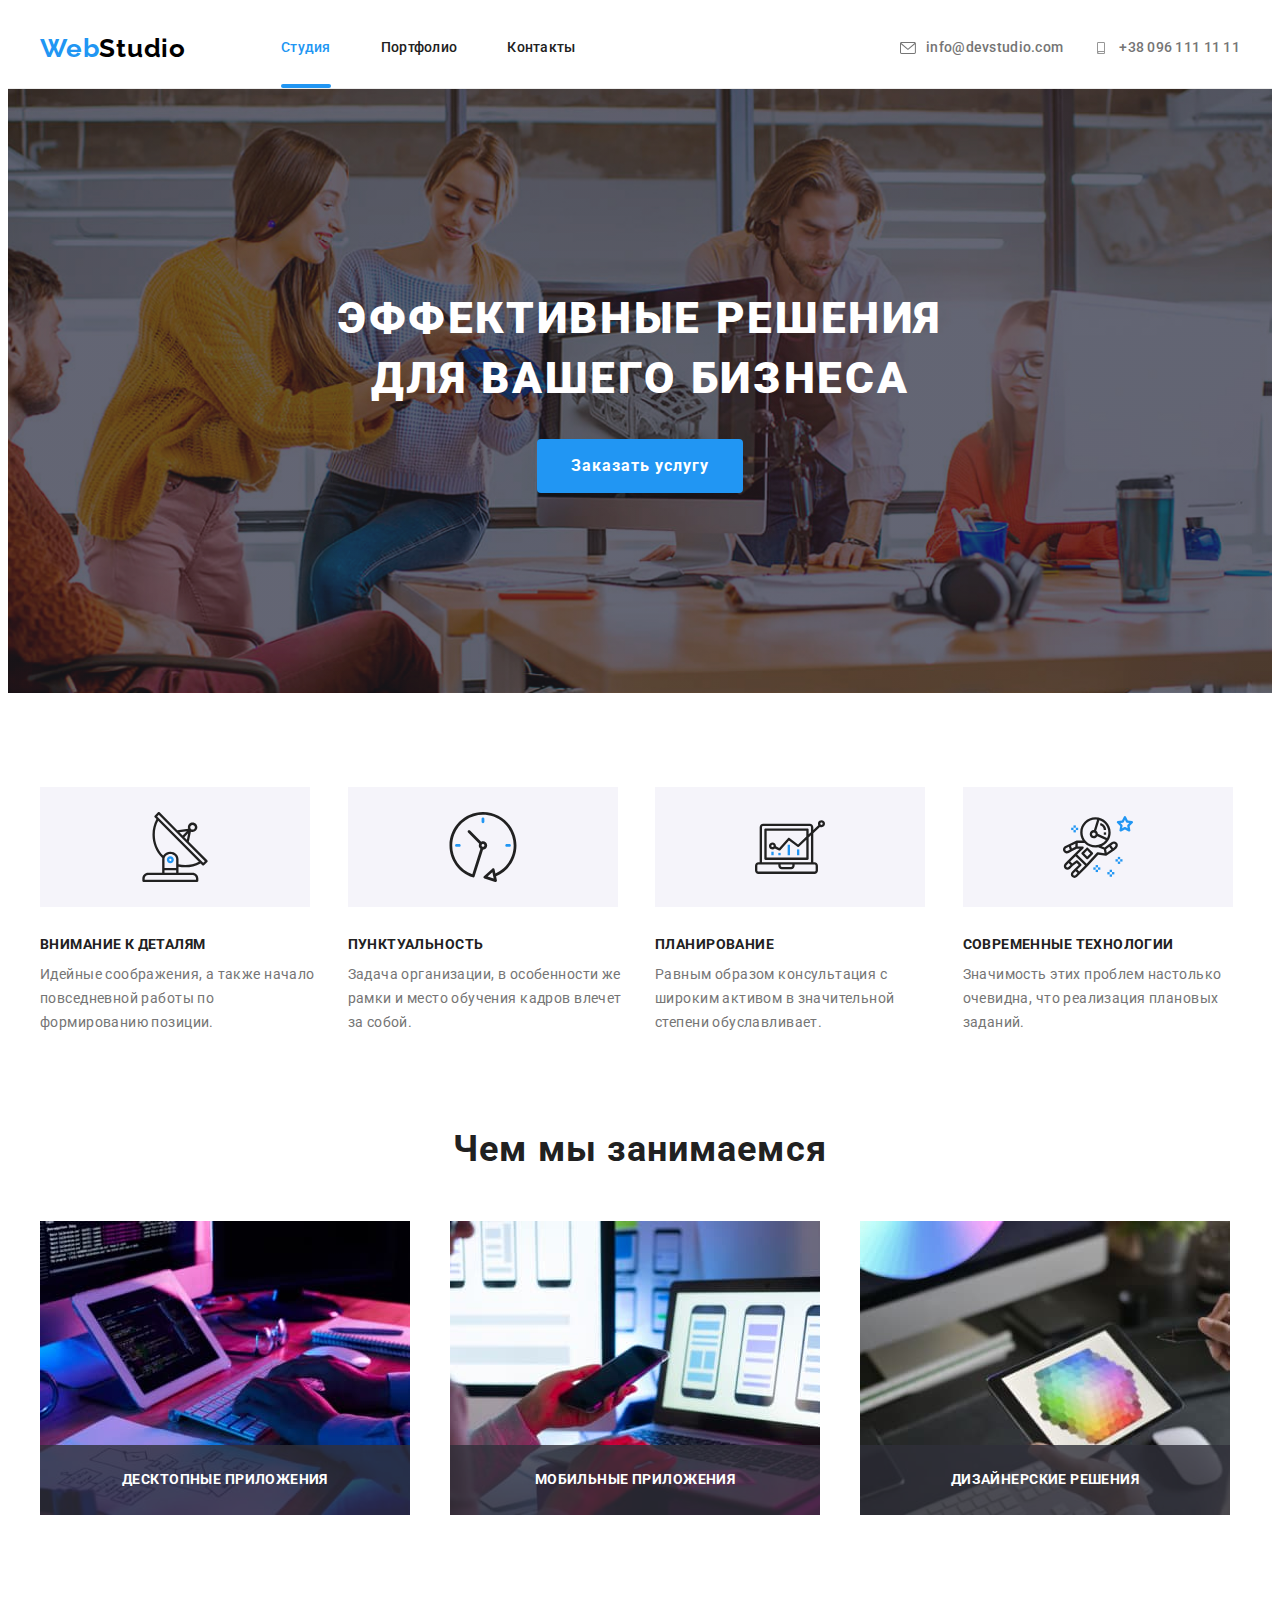
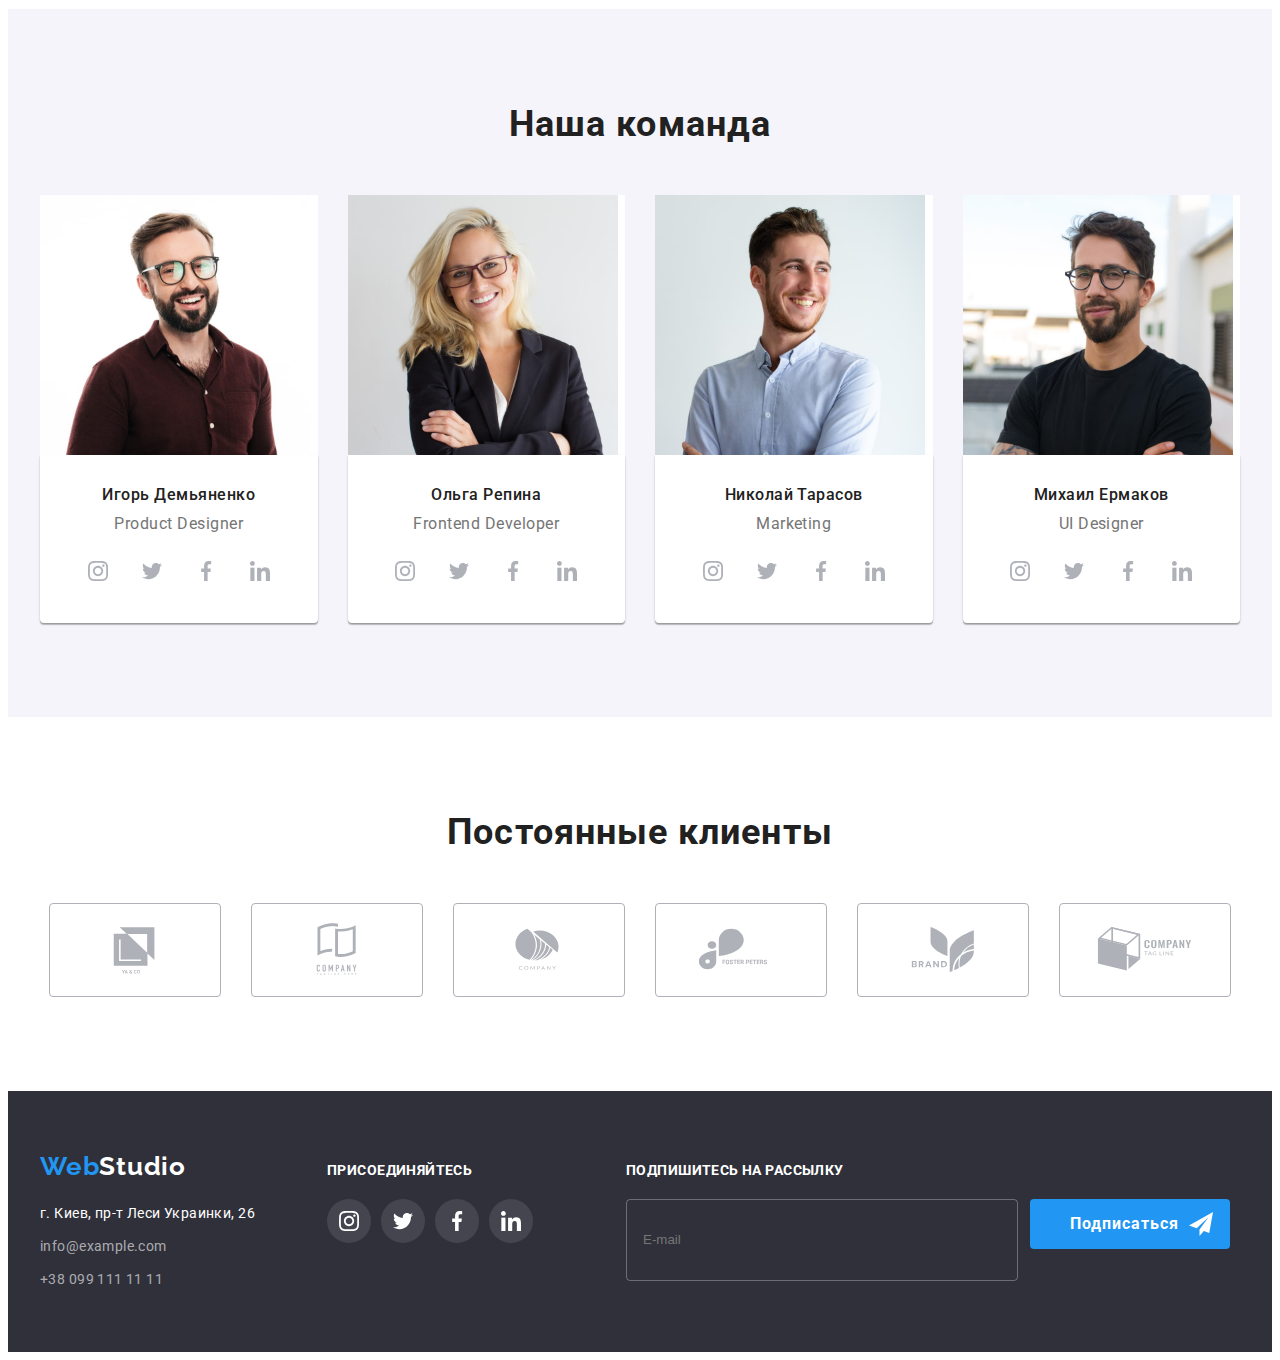
<file: index.html>
<!DOCTYPE html>
<html lang="ru">
<head>
    <meta charset="UTF-8">
    <meta http-equiv="X-UA-Compatible" content="IE=edge">
    <meta name="viewport" content="width=device-width, initial-scale=1.0">
    <title>Студия</title>
    <link rel="preconnect" href="https://fonts.googleapis.com">
    <link rel="preconnect" href="https://fonts.gstatic.com" crossorigin>
    <link href="https://fonts.googleapis.com/css2?family=Raleway:wght@700&family=Roboto:wght@400;500;700;900&display=swap"
        rel="stylesheet">
    <link rel="stylesheet" href="https://cdnjs.cloudflare.com/ajax/libs/modern-normalize/1.1.0/modern-normalize.min.css"
        integrity="sha512-wpPYUAdjBVSE4KJnH1VR1HeZfpl1ub8YT/NKx4PuQ5NmX2tKuGu6U/JRp5y+Y8XG2tV+wKQpNHVUX03MfMFn9Q=="
        crossorigin="anonymous" referrerpolicy="no-referrer" />
    <link rel="stylesheet" href="./css/styles.css"> 
</head>

<body>  
    <!--Шапка страницы-->
    <header class="header">
        <div class="container header-container">
        <a class="logo-link link" href="Логотип-студий">Web<span class="second-part-logo-header">Studio</span></a>
        <nav class="navigation">
        <ul class="menu-list list">
            <li class="menu-list-item"><a class="menu-link link-current link" href="Studio">Студия</a></li>
            <li class="menu-list-item"><a class="menu-link link" href="./portfolio.html" target="_self">Портфолио</a></li>
            <li class="menu-list-item"><a class="menu-link link" href="Contacts">Контакты</a></li>
        </ul>
        </nav>
        <ul class="menu-contacs-list list">
            <li class="menu-contacs-list-item">
            <a class="mail-header link" href="mailto:info@devstudio.com">
                <svg class="mail-header-svg-img" width="16" height="12">
                    <use href="./images/svg-images/sprite.svg#icon-envelope"></use>
                </svg>
                info@devstudio.com
            </a>
            </li>
            <li class="menu-contacs-list-item">
            <a class="tel-number-header link" href="tel:+380961111111">
                <svg class="tel-header-svg-img" width="16" height="12">
                    <use href="./images/svg-images/sprite.svg#icon-smartphone"></use>
                </svg>
                +38 096 111 11 11
            </a>
            </li>
        </ul>
        </div>
    </header>

    <!--Содержание страницы-->
    <main class="main-section">
        <!--Основная секция-->
        <section class="hero-section">
            <div class="container">
            <h1 class="hero-section-header">Эффективные решения для вашего бизнеса</h1>
            <button class="studio-hero-section-btn" type="button" data-modal-open>Заказать услугу</button>
            </div>
        </section>
        <!--Наши преимущества-->
        <section class="advantages-section section">
            <div class="container">
            <ul class="advantages-section-list list">
                <li class="advantages-section-list-item">
                <div class="advantages-section-bg">
                    <svg class="advantages-section-icon" width="70" height="70">
                        <use href="./images/svg-images/sprite.svg#icon-antenna"></use>
                    </svg>
                </div>
                <h3 class="advantages-section-header">Внимание к деталям</h3>
                <p class="section-description">Идейные соображения, а также начало повседневной работы по формированию позиции.</p>
                </li>
                <li class="advantages-section-list-item">
                <div class="advantages-section-bg">
                    <svg class="advantages-section-icon" width="70" height="70">
                        <use href="./images/svg-images/sprite.svg#icon-clock"></use>
                    </svg>
                </div>
                <h3 class="advantages-section-header">Пунктуальность</h3>
                <p class="section-description">Задача организации, в особенности же рамки и место обучения кадров влечет за собой.</p>
                </li>
                <li class="advantages-section-list-item">
                <div class="advantages-section-bg">
                    <svg class="advantages-section-icon" width="70" height="70">
                        <use href="./images/svg-images/sprite.svg#icon-diagram"></use>
                    </svg>
                </div>
                <h3 class="advantages-section-header">Планирование</h3>
                <p class="section-description">Равным образом консультация с широким активом в значительной степени обуславливает.</p>
                </li>
                <li class="advantages-section-list-item">
                <div class="advantages-section-bg">
                    <svg class="advantages-section-icon" width="70" height="70">
                        <use href="./images/svg-images/sprite.svg#icon-astronaut"></use>
                    </svg>
                </div>
                <h3 class="advantages-section-header">Современные технологии</h3>
                <p class="section-description">Значимость этих проблем настолько очевидна, что реализация плановых заданий.</p>
                </li>
            </ul>
            </div>
        </section>
        <!--Чем мы занимаемся-->
        <section class="our-job-section section">
            <div class="container">
            <h2 class="section-header">Чем мы занимаемся</h2>
            <ul class="our-job-section-list list">
                <li class="our-job-section-list-item">
                    <div class="our-job-section-dsc"><p class="our-job-section-dsc-text">Десктопные приложения</p></div>
                    <img class="our-job-section-img" src="./images/our-job/image_1.jpg" alt="верстка макета" width="370">
                </li>
                <li class="our-job-section-list-item">
                    <div class="our-job-section-dsc"><p class="our-job-section-dsc-text">Мобильные приложения</p></div>
                    <img class="our-job-section-img" src="./images/our-job/image_2.jpg" alt="разработка мобильного приложения" width="370">
                </li>
                <li class="our-job-section-list-item">
                    <div class="our-job-section-dsc"><p class="our-job-section-dsc-text">Дизайнерские решения</p></div>
                    <img class="our-job-section-img" src="./images/our-job/image_3.jpg" alt="компьютерный дизайн" width="370">
                </li>
            </ul>
            </div>
        </section>
        <!--Наша команда-->
        <section class="our-team-section section">
            <div class="container">
            <h2 class="section-header">Наша команда</h2>
            <ul class="our-team-section-list list">
                <li class="our-team-section-list-item">
                    <img class="our-team-section-img" src="./images/our-team/1.jpg" alt="Product Designer" width="270">
                    <div class="our-team-section-wrapper">
                    <h3 class="our-team-section-name">Игорь Демьяненко</h3>
                    <p class="our-team-section-dsc">Product Designer</p>
                    <ul class="social-list list">
                        <li class="social-list-item">
                            <a href="" class="social-list-link">
                                <svg class="social-list-icon" width="20" height="20">
                                    <use href="./images/svg-images/sprite.svg#icon-instagram"></use>
                                </svg>
                            </a>
                        </li>
                        <li class="social-list-item">
                            <a href="" class="social-list-link" >
                                <svg class="social-list-icon" width="20" height="20">
                                    <use href="./images/svg-images/sprite.svg#icon-twitter"></use>
                                </svg>
                            </a>
                        </li>
                        <li class="social-list-item">
                            <a href="" class="social-list-link">
                                <svg class="social-list-icon" width="20" height="20">
                                    <use href="./images/svg-images/sprite.svg#icon-facebook"></use>
                                </svg>
                            </a>
                        </li>
                        <li class="social-list-item">
                            <a href="" class="social-list-link">
                                <svg class="social-list-icon" width="20" height="20">
                                    <use href="./images/svg-images/sprite.svg#icon-linkedin"></use>
                                </svg>
                            </a>
                        </li>
                    </ul>
                    </div>
                </li>
                <li class="our-team-section-list-item">
                    <img class="our-team-section-img" src="./images/our-team/2.jpg" alt="Frontend Developer" width="270">
                    <div class="our-team-section-wrapper">
                    <h3 class="our-team-section-name">Ольга Репина</h3>
                    <p class="our-team-section-dsc">Frontend Developer</p>
                    <ul class="social-list list">
                        <li class="social-list-item">
                            <a href="" class="social-list-link">
                                <svg class="social-list-icon" width="20" height="20">
                                    <use href="./images/svg-images/sprite.svg#icon-instagram"></use>
                                </svg>
                            </a>
                        </li>
                        <li class="social-list-item">
                            <a href="" class="social-list-link">
                                <svg class="social-list-icon" width="20" height="20">
                                    <use href="./images/svg-images/sprite.svg#icon-twitter"></use>
                                </svg>
                            </a>
                        </li>
                        <li class="social-list-item">
                            <a href="" class="social-list-link">
                                <svg class="social-list-icon" width="20" height="20">
                                    <use href="./images/svg-images/sprite.svg#icon-facebook"></use>
                                </svg>
                            </a>
                        </li>
                        <li class="social-list-item">
                            <a href="" class="social-list-link">
                                <svg class="social-list-icon" width="20" height="20">
                                    <use href="./images/svg-images/sprite.svg#icon-linkedin"></use>
                                </svg>
                            </a>
                        </li>
                    </ul>
                    </div>
                </li>
                <li class="our-team-section-list-item">
                    <img class="our-team-section-img" src="./images/our-team/3.jpg" alt="Marketing" width="270">
                    <div class="our-team-section-wrapper">
                    <h3 class="our-team-section-name">Николай Тарасов</h3>    
                    <p class="our-team-section-dsc">Marketing</p>
                    <ul class="social-list list">
                        <li class="social-list-item">
                            <a href="" class="social-list-link">
                                <svg class="social-list-icon" width="20" height="20">
                                    <use href="./images/svg-images/sprite.svg#icon-instagram"></use>
                                </svg>
                            </a>
                        </li>
                        <li class="social-list-item">
                            <a href="" class="social-list-link">
                                <svg class="social-list-icon" width="20" height="20">
                                    <use href="./images/svg-images/sprite.svg#icon-twitter"></use>
                                </svg>
                            </a>
                        </li>
                        <li class="social-list-item">
                            <a href="" class="social-list-link">
                                <svg class="social-list-icon" width="20" height="20">
                                    <use href="./images/svg-images/sprite.svg#icon-facebook"></use>
                                </svg>
                            </a>
                        </li>
                        <li class="social-list-item">
                            <a href="" class="social-list-link">
                                <svg class="social-list-icon" width="20" height="20">
                                    <use href="./images/svg-images/sprite.svg#icon-linkedin"></use>
                                </svg>
                            </a>
                        </li>
                    </ul>
                    </div>
                <li class="our-team-section-list-item">
                    <img class="our-team-section-img" src="./images/our-team/4.jpg" alt="UI Designer" width="270">
                    <div class="our-team-section-wrapper">
                    <h3 class="our-team-section-name">Михаил Ермаков</h3>
                    <p class="our-team-section-dsc">UI Designer</p>
                    <ul class="social-list list">
                        <li class="social-list-item">
                            <a href="" class="social-list-link">
                                <svg class="social-list-icon" width="20" height="20">
                                    <use href="./images/svg-images/sprite.svg#icon-instagram"></use>
                                </svg>
                            </a>
                        </li>
                        <li class="social-list-item">
                            <a href="" class="social-list-link">
                                <svg class="social-list-icon" width="20" height="20">
                                    <use href="./images/svg-images/sprite.svg#icon-twitter"></use>
                                </svg>
                            </a>
                        </li>
                        <li class="social-list-item">
                            <a href="" class="social-list-link">
                                <svg class="social-list-icon" width="20" height="20">
                                    <use href="./images/svg-images/sprite.svg#icon-facebook"></use>
                                </svg>
                            </a>
                        </li>
                        <li class="social-list-item">
                            <a href="" class="social-list-link">
                                <svg class="social-list-icon" width="20" height="20">
                                    <use href="./images/svg-images/sprite.svg#icon-linkedin"></use>
                                </svg>
                            </a>
                        </li>
                    </ul>
                    </div>
                </li>
            </ul>
            </div>
        </section>
        <!--Постоянные клиенты-->
        <section class="clients-section">
            <div class="container">
            <h2 class="section-header">Постоянные клиенты</h2>
                <ul class="clients-section-list list">
                <li class="clients-section-list-item">
                    <a href="" class="clients-section-list-link">
                    <svg class="clients-section-list-icon" width="106" height="60">
                        <use href="./images/svg-images/sprite.svg#icon-logo-1"></use>
                    </svg>
                    </a>
                </li>
                <li class="clients-section-list-item">
                    <a href="" class="clients-section-list-link">
                    <svg class="clients-section-list-icon" width="106" height="60">
                        <use href="./images/svg-images/sprite.svg#icon-logo-2"></use>
                    </svg>
                    </a>
                </li>
                <li class="clients-section-list-item">
                    <a href="" class="clients-section-list-link">
                    <svg class="clients-section-list-icon" width="106" height="60">
                        <use href="./images/svg-images/sprite.svg#icon-logo-3"></use>
                    </svg>
                    </a>
                </li>
                <li class="clients-section-list-item">
                    <a href="" class="clients-section-list-link">
                    <svg class="clients-section-list-icon" width="106" height="60">
                        <use href="./images/svg-images/sprite.svg#icon-logo-4"></use>
                    </svg>
                    </a>
                </li>
                <li class="clients-section-list-item">
                    <a href="" class="clients-section-list-link">
                    <svg class="clients-section-list-icon" width="106" height="60">
                        <use href="./images/svg-images/sprite.svg#icon-logo-5"></use>
                    </svg>
                    </a>
                </li>
                <li class="clients-section-list-item">
                    <a href="" class="clients-section-list-link">
                    <svg class="clients-section-list-icon" width="106" height="60">
                        <use href="./images/svg-images/sprite.svg#icon-logo-6"></use>
                    </svg>
                    </a>
                </li>
                </ul>
                </div>
        </section>
    </main>

    <!--Подвал страницы-->
    <footer class="footer">
        <div class="container footer-blocks">
        <div>    
        <a class="logo-link-footer link" href="Логотип-студий">Web<span class="second-part-logo-footer">Studio</span></a>
            <address class="address">
                <ul class="footer-list list">
                    <li class="footer-list-item">
                        <a class="address-link link" href="https://goo.gl/maps/635bsABV282FvzPf9" 
                           target="_blank" 
                           rel="noopener noreferrer"
                           >г. Киев, пр-т Леси Украинки, 26</a>
                    </li>
                    <li class="footer-list-item">
                        <a class="mail-footer link" href="mailto:info@example.com">info@example.com</a>
                    </li>
                    <li class="footer-list-item">
                        <a class="tel-number-footer link" href="tel:+380991111111">+38 099 111 11 11</a>
                    </li>
                </ul>
            </address>
        </div>
        <div class="join-us-section">
            <h2 class="join-us-header">присоединяйтесь</h2>
            <ul class="join-us-list list">
                <li class="join-us-list-item">
                    <a href="" class="social-link-footer">
                    <svg class="join-us-section-svg-img" width="20" height="20">
                        <use href="./images/svg-images/sprite.svg#icon-instagram"></use>
                    </svg>
                    </a>
                </li>
                <li class="join-us-list-item">
                    <a href="" class="social-link-footer">
                    <svg class="join-us-section-svg-img"  width="20" height="20">
                        <use href="./images/svg-images/sprite.svg#icon-twitter"></use>
                    </svg>
                    </a>
                </li>
                <li class="join-us-list-item">
                    <a href="" class="social-link-footer">
                    <svg class="join-us-section-svg-img"  width="20" height="20">
                        <use href="./images/svg-images/sprite.svg#icon-facebook"></use>
                    </svg>
                    </a>
                </li>
                <li class="join-us-list-item">
                    <a href="" class="social-link-footer">
                    <svg class="join-us-section-svg-img" width="20" height="20">
                        <use href="./images/svg-images/sprite.svg#icon-linkedin"></use>
                    </svg>
                    </a>
                </li>
            </ul>
        </div>
        <div class="subscribe-form">
            <h2 class="footer-sct-form-header">Подпишитесь на рассылку</h2>
            <form class="footer-sct-form">
                <input class="footer-sct-form-email-input" type="email" required name="e-mail"
                placeholder="E-mail">
                <button class="footer-sct-form-btn" type="submit">Подписаться
                <svg class="footer-sct-form-icon" width="24" height="24">
                <use href="./images/svg-images/sprite.svg#icon-icon-send"></use>
                </svg>
                </button>
            </form> 
        </div>
        </div>
    </footer>
    <!--Модальное окно-->
    <div class="hero-section-blackout is-hidden" data-modal>
        <div class="hero-section-modal">
            <button class="close-btn" type="button" data-modal-close>
                <svg class="close-btn-icon" width="18" height="18">
                    <use href="./images/svg-images/sprite.svg#icon-close-black"></use>
                </svg>
            </button>
            <b class="hero-section-modal-title">Оставьте свои данные, мы вам перезвоним</b>
        <form class="modal-form">
            <label class="modal-form-label" for="user_name">Имя</label>
            <div class="modal-form-wrapper">
                <input class="modal-form-input" id="user_name" type="text" required name="user-name" minlength="2">
                <svg class="contact-form-icon" width="18" height="18">
                    <use href="./images/svg-images/sprite.svg#icon-person-black-18dp-1"></use>
                </svg>
            </div>
            <label class="modal-form-label" for="user_phone_number">Телефон</label>
            <div class="modal-form-wrapper">
                <input class="modal-form-input" id="user_phone_number" type="tel" required name="user-phone"
                    pattern="[0-9]{3}-[0-9]{3}-[0-9]{2}-[0-9]{2}" title="xxx-xxx-xx-xx">
                <svg class="contact-form-icon" width="18" height="18">
                    <use href="./images/svg-images/sprite.svg#icon-phone-black-18dp-1"></use>
                </svg>
            </div>
            <label class="modal-form-label" for="user_email">Почта</label>
            <div class="modal-form-wrapper">
                <input class="modal-form-input" id="user_email" type="email" required name="user-email">
                <svg class="contact-form-icon" width="18" height="18">
                    <use href="./images/svg-images/sprite.svg#icon-email-black-18dp-1"></use>
                </svg>
            </div>
            <label class="modal-form-label" for="user_message_area">Комментарий</label>
            <textarea class="modal-form-message-area" id="user_message_area" name="user-message" placeholder="Введите текст"></textarea>
            <input class="modal-form-checkbox visually-hidden" id="checkbox-policy" type="checkbox" name="user-policy" required>
            <label class="contact-form-checkbox-label" for="checkbox-policy">Соглашаюсь с рассылкой и принимаю&nbsp; 
            <a class="contact-form-checkbox-link" href="">Условия договора</a>
            </label>
            <button class="modal-form-btn" type="submit">Отправить</button>
        </form>
        </div>
    </div>
    <script src="./js/modal.js"></script>
</body>
</html>
</file>
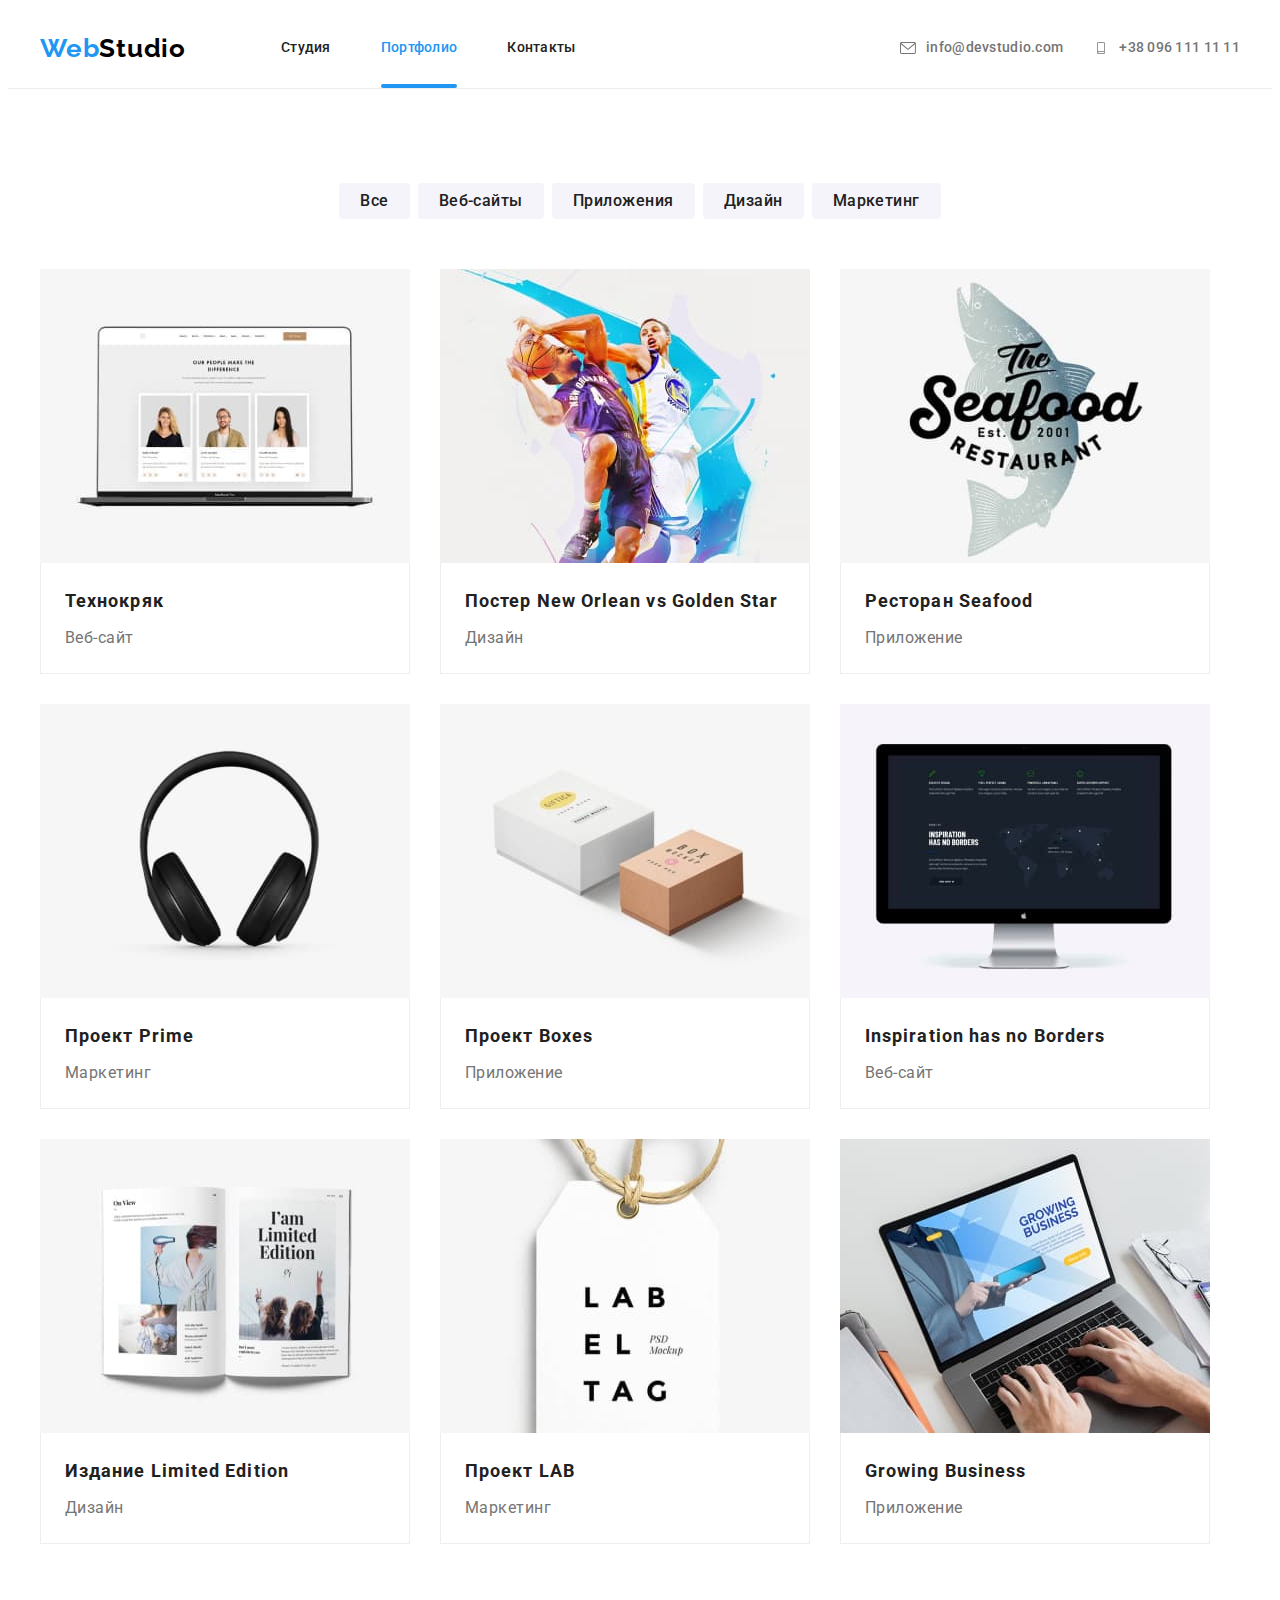
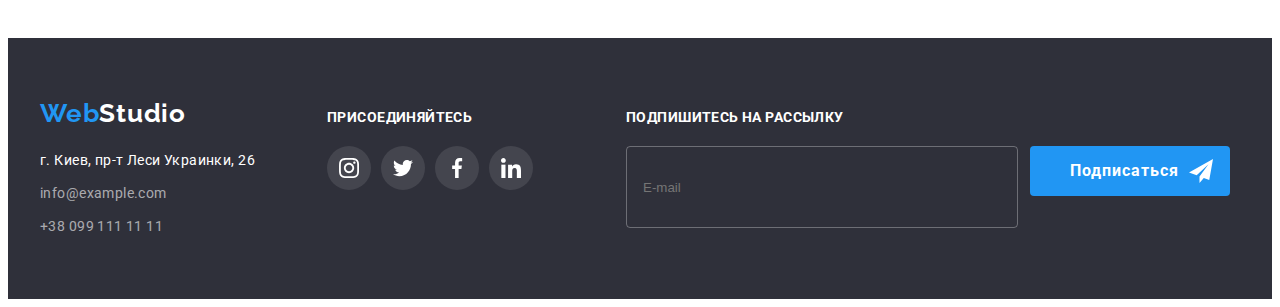
<file: portfolio.html>
<!DOCTYPE html>
<html lang="ru">
<head>
    <meta charset="UTF-8">
    <meta http-equiv="X-UA-Compatible" content="IE=edge">
    <meta name="viewport" content="width=device-width, initial-scale=1.0">
    <title>Портфолио</title>
    <link rel="preconnect" href="https://fonts.googleapis.com">
    <link rel="preconnect" href="https://fonts.gstatic.com" crossorigin>
    <link href="https://fonts.googleapis.com/css2?family=Raleway:wght@700&family=Roboto:wght@400;500;700;900&display=swap"
        rel="stylesheet">
    <link rel="stylesheet" href="https://cdnjs.cloudflare.com/ajax/libs/modern-normalize/1.1.0/modern-normalize.min.css"
        integrity="sha512-wpPYUAdjBVSE4KJnH1VR1HeZfpl1ub8YT/NKx4PuQ5NmX2tKuGu6U/JRp5y+Y8XG2tV+wKQpNHVUX03MfMFn9Q=="
        crossorigin="anonymous" referrerpolicy="no-referrer" />
    <link rel="stylesheet" href="./css/styles.css">
</head>

<body>
    <!--Шапка страницы-->
    <header class="header">
        <div class="container header-container">
        <a class="logo-link link" href="Логотип-студий">Web<span class="second-part-logo-header">Studio</span></a>
        <nav class="navigation">
            <ul class="menu-list list">
                <li class="menu-list-item"><a class="menu-link link" href="./index.html" target="_self">Студия</a></li>
                <li class="menu-list-item"><a class="menu-link link-current link" href="Portfolio">Портфолио</a>
                </li>
                <li class="menu-list-item"><a class="menu-link link" href="Contacts">Контакты</a></li>
            </ul>
        </nav>
        <ul class="menu-contacs-list list">
            <li class="menu-contacs-list-item">
                <a class="mail-header link" href="mailto:info@devstudio.com">
                    <svg class="mail-header-svg-img" width="16" height="12">
                        <use href="./images/svg-images/sprite.svg#icon-envelope"></use>
                    </svg>
                    info@devstudio.com
                </a>
            </li>
            <li class="menu-contacs-list-item">
                <a class="tel-number-header link" href="tel:+380961111111">
                    <svg class="tel-header-svg-img" width="16" height="12">
                        <use href="./images/svg-images/sprite.svg#icon-smartphone"></use>
                    </svg>
                    +38 096 111 11 11
                </a>
            </li>
        </ul>
        </div>
    </header>

    <!--Содержание страницы-->
    <main>
        <section class="portfolio-section">
            <!--Список с кнопками-->
            <div class="container">
            <ul class="portfolio-btns-section list">
                <li class="portfolio-filter-list"><button class="hero-section-btn" type="button">Все</button></li>
                <li class="portfolio-filter-list"><button class="hero-section-btn" type="button">Веб-сайты</button></li>
                <li class="portfolio-filter-list"><button class="hero-section-btn" type="button">Приложения</button></li>
                <li class="portfolio-filter-list"><button class="hero-section-btn" type="button">Дизайн</button></li>
                <li class="portfolio-filter-list"><button class="hero-section-btn" type="button">Маркетинг</button></li>
            </ul>
            <!--Список с карточками-->
            <ul class="portfolio-section-img-list list">
                <li class="portfolio-section-list-item">
                    <a class="portfolio-section-link link" href="">
                    <div class="portfolio-section-list-overlay-box">
                    <img class="portfolio-section-list-img" src="./images/portfolio/techno.jpg" alt="Технокряк" width="370">
                    <div class="portfolio-section-list-overlay">
                        <p class="portfolio-section-list-overlay-text">Ресурс предлагает комплексные предложения с разным уровнем
                        функционала и сервисов. Все это позволит посетителю
                        получить исчерпывающие сведения о компании или частном
                        лице.</p>
                    </div>
                    </div>
                    <div class="portfolio-section-list-wrapper">
                    <h3 class="portfolio-section-header">Технокряк</h3>
                    <p class="portfolio-section-description">Веб-сайт</p>
                    </div>
                    </a>
                </li>
                <li class="portfolio-section-list-item">
                    <a class="portfolio-section-link link" href="">
                    <div class="portfolio-section-list-overlay-box">
                    <img class="portfolio-section-list-img" src="./images/portfolio/sport.jpg" alt="Постер New Orlean vs Golden Star" width="370">
                    <div class="portfolio-section-list-overlay">
                        <p class="portfolio-section-list-overlay-text">Ресурс предлагает комплексные предложения с разным уровнем
                            функционала и сервисов. Все это позволит посетителю
                            получить исчерпывающие сведения о компании или частном
                            лице.</p>
                    </div>
                    </div>
                    <div class="portfolio-section-list-wrapper">
                    <h3 class="portfolio-section-header">Постер <span lang="en">New Orlean vs Golden Star</span></h3>
                    <p class="portfolio-section-description">Дизайн</p>
                    </div>
                    </a>
                </li>
                <li class="portfolio-section-list-item">
                    <a class="portfolio-section-link link" href="">
                    <div class="portfolio-section-list-overlay-box">
                    <img class="portfolio-section-list-img" src="./images/portfolio/seafood.jpg" alt="Ресторан Seafood" width="370">
                    <div class="portfolio-section-list-overlay">
                        <p class="portfolio-section-list-overlay-text">Ресурс предлагает комплексные предложения с разным уровнем
                            функционала и сервисов. Все это позволит посетителю
                            получить исчерпывающие сведения о компании или частном
                            лице.</p>
                    </div>
                    </div>
                    <div class="portfolio-section-list-wrapper">
                    <h3 class="portfolio-section-header">Ресторан <span lang="en">Seafood</span></h3>
                    <p class="portfolio-section-description">Приложение</p>
                    </div>
                    </a>
                </li>
                <li class="portfolio-section-list-item">
                    <a class="portfolio-section-link link" href="">
                    <div class="portfolio-section-list-overlay-box">
                    <img class="portfolio-section-list-img" src="./images/portfolio/prime.jpg" alt="Проект Prime" width="370">
                    <div class="portfolio-section-list-overlay">
                        <p class="portfolio-section-list-overlay-text">Ресурс предлагает комплексные предложения с разным уровнем
                            функционала и сервисов. Все это позволит посетителю
                            получить исчерпывающие сведения о компании или частном
                            лице.</p>
                    </div>
                    </div>
                    <div class="portfolio-section-list-wrapper">
                    <h3 class="portfolio-section-header">Проект <span lang="en">Prime</span></h3>
                    <p class="portfolio-section-description">Маркетинг</p>
                    </div>
                    </a>
                </li>
                <li class="portfolio-section-list-item">
                    <a class="portfolio-section-link link" href="">
                    <div class="portfolio-section-list-overlay-box">
                    <img class="portfolio-section-list-img" src="./images/portfolio/boxes.jpg" alt="Проект Boxes" width="370">
                    <div class="portfolio-section-list-overlay">
                        <p class="portfolio-section-list-overlay-text">Ресурс предлагает комплексные предложения с разным уровнем
                            функционала и сервисов. Все это позволит посетителю
                            получить исчерпывающие сведения о компании или частном
                            лице.</p>
                    </div>
                    </div>
                    <div class="portfolio-section-list-wrapper">
                    <h3 class="portfolio-section-header">Проект <span lang="en">Boxes</span></h3>
                    <p class="portfolio-section-description">Приложение</p>
                    </div>
                    </a>
                </li>
                <li class="portfolio-section-list-item">
                    <a class="portfolio-section-link link" href="">
                    <div class="portfolio-section-list-overlay-box">
                    <img class="portfolio-section-list-img" src="./images/portfolio/no-borders.jpg" alt="Inspiration has no Borders" width="370">
                    <div class="portfolio-section-list-overlay">
                        <p class="portfolio-section-list-overlay-text">Ресурс предлагает комплексные предложения с разным уровнем
                            функционала и сервисов. Все это позволит посетителю
                            получить исчерпывающие сведения о компании или частном
                            лице.</p>
                    </div>
                    </div>
                    <div class="portfolio-section-list-wrapper">
                    <h3 class="portfolio-section-header" lang="en">Inspiration has no Borders</h3>
                    <p class="portfolio-section-description">Веб-сайт</p>
                    </div>
                    </a>
                </li>
                <li class="portfolio-section-list-item">
                    <a class="portfolio-section-link link" href="">
                    <div class="portfolio-section-list-overlay-box">
                    <img class="portfolio-section-list-img" src="./images/portfolio/limited-edition.jpg" alt="Издание Limited Edition" width="370">
                    <div class="portfolio-section-list-overlay">
                        <p class="portfolio-section-list-overlay-text">Ресурс предлагает комплексные предложения с разным уровнем
                            функционала и сервисов. Все это позволит посетителю
                            получить исчерпывающие сведения о компании или частном
                            лице.</p>
                    </div>
                    </div>
                    <div class="portfolio-section-list-wrapper">
                    <h3 class="portfolio-section-header">Издание <span lang="en">Limited Edition</span></h3>
                    <p class="portfolio-section-description">Дизайн</p>
                    </div>
                    </a>
                </li>
                <li class="portfolio-section-list-item">
                    <a class="portfolio-section-link link" href="">
                    <div class="portfolio-section-list-overlay-box">
                    <img class="portfolio-section-list-img" src="./images/portfolio/lab.jpg" alt="Проект LAB" width="370">
                    <div class="portfolio-section-list-overlay">
                        <p class="portfolio-section-list-overlay-text">Ресурс предлагает комплексные предложения с разным уровнем
                            функционала и сервисов. Все это позволит посетителю
                            получить исчерпывающие сведения о компании или частном
                            лице.</p>
                    </div>
                    </div>
                    <div class="portfolio-section-list-wrapper">
                    <h3 class="portfolio-section-header">Проект <span lang="en">LAB</span></h3>
                    <p class="portfolio-section-description">Маркетинг</p>
                    </div>
                    </a>
                </li>
                <li class="portfolio-section-list-item">
                    <a class="portfolio-section-link link" href="">
                    <div class="portfolio-section-list-overlay-box">
                    <img class="portfolio-section-list-img" src="./images/portfolio/business.jpg" alt="Growing Business" width="370">
                    <div class="portfolio-section-list-overlay">
                        <p class="portfolio-section-list-overlay-text">Ресурс предлагает комплексные предложения с разным уровнем
                            функционала и сервисов. Все это позволит посетителю
                            получить исчерпывающие сведения о компании или частном
                            лице.</p>
                    </div>
                    </div>
                    <div class="portfolio-section-list-wrapper">
                    <h3 class="portfolio-section-header" lang="en">Growing Business</h3>
                    <p class="portfolio-section-description">Приложение</p>
                    </div>
                    </a>
                </li>
            </ul>
            </div>
        </section>
    </main>

    <!--Подвал страницы-->
    <footer class="footer">
        <div class="container footer-blocks">
            <div>
                <a class="logo-link-footer link" href="Логотип-студий">Web<span
                        class="second-part-logo-footer">Studio</span></a>
                <address class="address">
                    <ul class="footer-list list">
                        <li class="footer-list-item">
                            <a class="address-link link" href="https://goo.gl/maps/635bsABV282FvzPf9" target="_blank"
                                rel="noopener noreferrer">г. Киев, пр-т Леси Украинки, 26</a>
                        </li>
                        <li class="footer-list-item">
                            <a class="mail-footer link" href="mailto:info@example.com">info@example.com</a>
                        </li>
                        <li class="footer-list-item">
                            <a class="tel-number-footer link" href="tel:+380991111111">+38 099 111 11 11</a>
                        </li>
                    </ul>
                </address>
            </div>
            <div class="join-us-section">
                    <h2 class="join-us-header">присоединяйтесь</h2>
                    <ul class="join-us-list list">
                        <li class="join-us-list-item">
                            <a href="" class="social-link-footer">
                                <svg class="join-us-section-svg-img" width="20" height="20">
                                    <use href="./images/svg-images/sprite.svg#icon-instagram"></use>
                                </svg>
                            </a>
                        </li>
                        <li class="join-us-list-item">
                            <a href="" class="social-link-footer">
                                <svg class="join-us-section-svg-img" width="20" height="20">
                                    <use href="./images/svg-images/sprite.svg#icon-twitter"></use>
                                </svg>
                            </a>
                        </li>
                        <li class="join-us-list-item">
                            <a href="" class="social-link-footer">
                                <svg class="join-us-section-svg-img" width="20" height="20">
                                    <use href="./images/svg-images/sprite.svg#icon-facebook"></use>
                                </svg>
                            </a>
                        </li>
                        <li class="join-us-list-item">
                            <a href="" class="social-link-footer">
                                <svg class="join-us-section-svg-img" width="20" height="20">
                                    <use href="./images/svg-images/sprite.svg#icon-linkedin"></use>
                                </svg>
                            </a>
                        </li>
                    </ul>
            </div>
            <div class="subscribe-form">
                        <h2 class="footer-sct-form-header">Подпишитесь на рассылку</h2>
                        <form class="footer-sct-form">
                            <input class="footer-sct-form-email-input" type="email" required name="e-mail" placeholder="E-mail">
                            <button class="footer-sct-form-btn" type="submit">Подписаться
                                <svg class="footer-sct-form-icon" width="24" height="24">
                                    <use href="./images/svg-images/sprite.svg#icon-icon-send"></use>
                                </svg>
                            </button>
                        </form>
            </div>
        </div>
    </footer>
</body>
</html>
</file>
<file: css/styles.css>
:root{
    --main-font: 'Roboto',sans-serif;
    --secondary-font: 'Raleway',sans-serif;
    --header-color: #212121;
    --description-section-color: #757575;
    --dark-background-color: #2F303A;
    --btn-main-background-color: #F5F4FA;
    --btn-hover-focus-back-color:#2196F3;
}
.link{
    text-decoration: none;
}
.list{
    list-style: none;
}
h1,h2,h3,h4,h5,h6,p{
    margin-top: 0;
    margin-bottom: 0;
}
ul,ol{
    margin-top: 0;
    margin-bottom: 0;
    padding-left: 0;
}
img{
    display:block
}
body{
    font-family: var(--main-font)
}
.container{
    width: 1200px;
    padding-left: 15px;
    padding-right: 15px;
    margin-left: auto;
    margin-right: auto;
}
.section{
    padding-bottom: 94px;
}
.visually-hidden {
    position: absolute;
    width: 1px;
    height: 1px;
    margin: -1px;
    border: 0;
    padding: 0;


    white-space: nowrap;
    clip-path: inset(100%);
    clip: rect(0 0 0 0);
    overflow: hidden;
}
/* =============== COMPONENTS =============== */
.logo-link{
    font-family: var(--secondary-font);
    font-weight: 700;
    font-size: 26px;
    line-height: 1.19;
    letter-spacing: 0.03em;
    display: block;
    
    color: #2196F3;
}
.navigation .link-current{
    position: relative;
    color: #2196F3;
}
.link-current::after{
    position: absolute;
    content: "";
    display: block;
    width: 100%;
    height: 4px;
    border-radius: 2px;
    background-color: #2196F3;
    bottom: 0px;
}
.hero-section-btn {
    font-family: inherit;
    font-weight: 500;
    font-size: 16px;
    line-height: 1.62;
    text-align: center;
    letter-spacing: 0.03em;
    background-color: var(--btn-main-background-color);
    padding: 4px 20px;
    border-radius: 4px 4px 4px 4px;
    border: 1px solid transparent;
    cursor: pointer;
    transition: 
    background-color 250ms cubic-bezier(0.4, 0, 0.2, 1),
    color 250ms cubic-bezier(0.4, 0, 0.2, 1),
    box-shadow 250ms cubic-bezier(0.4, 0, 0.2, 1);

    color: #212121;
}
.hero-section-btn:hover,
.hero-section-btn:focus {
    background-color: var(--btn-hover-focus-back-color);
    color: #FFFFFF;
    box-shadow: 0px 3px 1px rgba(0, 0, 0, 0.1),
        0px 1px 2px rgba(0, 0, 0, 0.08),
        0px 2px 2px rgba(0, 0, 0, 0.12);
}
/* =============== /COMPONENTS =============== */

/* =============== HEADER =============== */
.navigation{
    margin-left: 95px
}
.header{
    border-bottom: 1px solid #ECECEC;
}
.header-container{
    display:flex;
    align-items: center;
}
.second-part-logo-header {
    font-family: var(--secondary-font);
    color: #000000;
}
.menu-list{
    display: flex;
    align-items: center;
} 
.menu-list-item:not(:last-child){
    margin-right: 50px;
}
.menu-contacs-list-item:not(:last-child){
    margin-right: 30px;
}
.menu-contacs-list{
    display:flex;
    align-items: center;
    margin-left: auto;
}
.menu-link{
    font-weight: 500;
    font-size: 14px;
    line-height: 1.14;
    letter-spacing: 0.02em;
    display: block;
    padding-top: 32px;
    padding-bottom: 32px;
    
    color: #212121;

    transition: color 250ms cubic-bezier(0.4, 0, 0.2, 1);
}
.menu-link:hover,
.menu-link:focus{
    color: #2196F3;
}
.mail-header{
    font-weight: 500;
    font-size: 14px;
    line-height: 1.14;
    letter-spacing: 0.02em;
    display: flex;
    align-items: center;
    padding-top: 32px;
    padding-bottom: 32px;
    
    color: #757575;
    transition: color 250ms cubic-bezier(0.4, 0, 0.2, 1);
}
.mail-header:hover,
.mail-header:focus {
    color: #2196F3;
}
.mail-header-svg-img{
    fill: #757575;
    display: flex;
    align-items: center;
    margin-right: 10px;
    transition: fill 250ms cubic-bezier(0.4, 0, 0.2, 1);
}
.mail-header:hover .mail-header-svg-img,
.mail-header:focus .mail-header-svg-img{
    fill: var(--btn-hover-focus-back-color);
}
.tel-number-header{
    font-weight: 500;
    font-size: 14px;
    line-height: 1.14;
    letter-spacing: 0.02em;
    display: flex;
    align-items: center;
    padding-top: 32px;
    padding-bottom: 32px;
    
    color: #757575;
    transition: color 250ms cubic-bezier(0.4, 0, 0.2, 1);
}
.tel-number-header:hover,
.tel-number-header:focus {
    color: #2196F3;
}
.tel-header-svg-img{
    fill: #757575;
    display: flex;
    align-items: center;
    margin-right: 10px;
    transition: fill 250ms cubic-bezier(0.4, 0, 0.2, 1);
}
.tel-number-header:hover .tel-header-svg-img,
.tel-number-header:focus .tel-header-svg-img {
    fill: var(--btn-hover-focus-back-color);
}
/* =============== /HEADER =============== */

/* =============== HERO =============== */
.hero-section{
    display: flex;
    max-width: 1600px;
    padding-top: 200px;
    padding-bottom: 200px;
    background-image: linear-gradient(rgba(47, 48, 58, 0.4), rgba(47, 48, 58, 0.4)),
    url(../images/hero-section/hero-img.jpg);
    background-size: cover;
    background-position: center;
    margin-left: auto;
    margin-right: auto;
}
.hero-section-header{
    font-weight: 900;
    font-size: 44px;
    line-height: 1.36;
    text-align: center;
    letter-spacing: 0.06em;
    text-transform: uppercase;
    max-width: 696px;
    margin: 0 auto 30px;
  
    color: #FFFFFF;
}
.studio-hero-section-btn{
    font-family: var(--main-font);
    font-weight: 700;
    font-size: 16px;
    line-height: 1.88;
    display: flex;
    align-items: center;
    text-align: center;
    letter-spacing: 0.06em;
    padding: 10px 32px;
    border-radius: 4px 4px 4px 4px;
    border-color: transparent;
    margin: auto;
    background-color: #2196F3;
    cursor: pointer;
    
    color: #FFFFFF;
    transition: background-color 250ms cubic-bezier(0.4, 0, 0.2, 1);
}
.studio-hero-section-btn:hover,
.studio-hero-section-btn:focus{
    background-color: #188CE8;
}
/* =============== /HERO =============== */

/* =============== НАШИ ПРЕИМУЩЕСТВА =============== */
.advantages-section{
    padding-top: 94px;
}
.advantages-section-header{
    font-weight: 700;
    font-size: 14px;
    line-height: 1.14;
    letter-spacing: 0.03em;
    text-transform: uppercase;
    margin-bottom: 10px;
    
    color: #212121;
}
.advantages-section-list{
    display: flex;
    margin-right: -30px;
}
.advantages-section-list-item{
    width: 270px;
    margin-right: 30px;
    flex-basis: calc((100% - 120px) / 4);
}
.section-description {
    font-size: 14px;
    line-height: 1.71;
    letter-spacing: 0.03em;

    color: var(--description-section-color)
}
.advantages-section-bg{
    display: flex;
    align-items: center;
    justify-content: center;
    background-color: #F5F4FA;
    width: 270px;
    height: 120px;
    margin-bottom: 30px;
}
.advantages-section-icon{
    display: block;
}
/* =============== /НАШИ ПРЕИМУЩЕСТВА =============== */

/* =============== ЧЕМ МЫ ЗАНИМАЕМСЯ =============== */
.section-header{
    font-weight: 700;
    font-size: 36px;
    line-height: 1.17;
    text-align: center;
    letter-spacing: 0.03em;
    margin-bottom: 50px;
    
    color: var(--header-color)

}
.our-job-section-list{
    display: flex;
    margin-right: -30px;
}
.our-job-section-list-item{
    position: relative;
    display: block;
    margin-right: 30px;
    flex-basis: calc((100% - 90px) / 3);
}
.our-job-section-dsc{
    position: absolute;
    bottom: 0;
    display: flex;
    align-items: center;
    justify-content: center;
    width: 370px;
    height: 70px;
    background: rgba(47, 48, 58, 0.8);
}
.our-job-section-dsc-text{
    font-family: var(--main-font);
    font-weight: 700;
    font-size: 14px;
    line-height: 1.14;
    text-align: center;
    letter-spacing: 0.03em;
    text-transform: uppercase;

    color: #FFFFFF;
}
/* =============== /ЧЕМ МЫ ЗАНИМАЕМСЯ =============== */

/* =============== НАША КОМАНДА =============== */
.our-team-section-img{
    display: block;
}
.our-team-section{
    padding-top: 94px;
    background-color: #F5F4FA;
}
.our-team-section-name{
    font-weight: 500;
    font-size: 16px;
    line-height: 1.19;
    
    text-align: center;
    letter-spacing: 0.03em;
    margin-bottom: 10px;
    
    color: #212121;
}
.our-team-section-dsc{
    font-size: 16px;
    line-height: 1.19;
    
    text-align: center;
    letter-spacing: 0.03em;
    margin-bottom: 16px;
    
    color: #757575;
}
.our-team-section-list{
    display: flex;
    margin-right: -30px;
}
.our-team-section-list-item{
    margin-right: 30px;
    background-color: #FFFFFF;
    flex-basis: calc((100% - 120px) / 4);
    border-radius: 0px 0px 4px 4px;
}
.our-team-section-wrapper{
    padding-top: 30px;
    padding-bottom: 30px;
    padding-left: 10px;
    padding-right: 10px;
    box-shadow: 0px 1px 3px rgba(0, 0, 0, 0.12),
    0px 1px 1px rgba(0, 0, 0, 0.14),
    0px 2px 1px rgba(0, 0, 0, 0.2);
    border-radius: 0px 0px 4px 4px;
}
.social-list{
    display: flex;
    justify-content: center;
}
.social-list-item:not(:last-child){
    margin-right: 10px;
}
.social-list-link{
    display: flex;
    align-items: center;
    justify-content: center;
    width: 44px;
    height: 44px;
    border-radius: 50%;
    transition: background-color 250ms cubic-bezier(0.4, 0, 0.2, 1);
}
.social-list-link:hover,
.social-list-link:focus{
    background-color: var(--btn-hover-focus-back-color)
}
.social-list-icon{
    fill: #AFB1B8;
    transition: fill 250ms cubic-bezier(0.4, 0, 0.2, 1);
}
.social-list-link:hover .social-list-icon,
.social-list-link:focus .social-list-icon{
    fill: #FFFFFF;
}   
/* =============== /НАША КОМАНДА =============== */


/* =============== ПОСТОЯННЫЕ КЛИЕНТЫ =============== */
.clients-section{
    padding-top: 94px;
    padding-bottom: 94px;
}
.clients-section-list{
    display: flex;
    justify-content: center;
}
.clients-section-list-item:not(:last-child) {
    margin-right: 30px;
}
.clients-section-list-link{
    display: flex;
    align-items: center;
    justify-content: center;
    width: 170px;
    height: 92px;
    border: 1px solid #AFB1B8;
    border-radius: 4px;
    transition: border 250ms cubic-bezier(0.4, 0, 0.2, 1);
}
.clients-section-list-icon{
    fill: #AFB1B8;
    transition: fill 250ms cubic-bezier(0.4, 0, 0.2, 1);
}
.clients-section-list-link:hover,
.clients-section-list-link:focus{
    border: 1px solid #2196F3;
}
.clients-section-list-link:hover .clients-section-list-icon,
.clients-section-list-link:focus .clients-section-list-icon{
    fill: #2196F3;
}
/* =============== /ПОСТОЯННЫЕ КЛИЕНТЫ =============== */


/* =============== ФУТЕР =============== */
.footer-blocks{
    display: flex;
    align-items: baseline;
}
.footer-list-item:not(:last-child){
    margin-bottom: 9px;
}
.footer{
    padding-top: 60px;
    padding-bottom: 60px;
    background: var(--dark-background-color)
}
.logo-link-footer{
    font-family: var(--secondary-font);
    font-weight: 700;
    font-size: 26px;
    line-height: 1.19;
    letter-spacing: 0.03em;
    display: block;
    margin-bottom: 20px;
    
    color: #2196F3;
}
.second-part-logo-footer {
    font-family: var(--secondary-font); 
    color: #FFFFFF;
}
.address-link{
    font-style: normal;
    font-size: 14px;
    line-height: 1.71;
    letter-spacing: 0.03em;
    margin-bottom: 9px;
    
    color: #FFFFFF;
}
.mail-footer{
    font-style: normal;
    font-size: 14px;
    line-height: 1.71;
    letter-spacing: 0.03em;
    margin-bottom: 9px;
    
    color: rgba(255, 255, 255, 0.6);
}
.tel-number-footer{
        font-style: normal;
        font-size: 14px;
        line-height: 1.71;
        letter-spacing: 0.03em;
        
        color: rgba(255, 255, 255, 0.6);
}
.join-us-section{
    margin-left: 72px;
}
.join-us-header{
    font-family: var(--main-font);
    font-weight: 700;
    font-size: 14px;
    line-height: 1.14;
    letter-spacing: 0.03em;
    text-transform: uppercase;
    
    color: #FFFFFF;
}
.join-us-list{
    display: flex;
    justify-content: center;
    align-items: center;
    margin-top: 20px;
}
.join-us-list-item:not(:last-child){
    margin-right: 10px;
}
.join-us-list-item{
    background-color: rgba(255, 255, 255, 0.1);
    border-radius: 50%;
    margin-left: auto;
    margin-right: auto;
}
.social-link-footer{
    display: flex;
    align-items: center;
    justify-content: center;
    width: 44px;
    height: 44px;
    border-radius: 50%;
    transition: background-color 250ms cubic-bezier(0.4, 0, 0.2, 1);
}
.join-us-section-svg-img{
    display: flex;
    align-items: center;
    justify-content: center;
    width: 20px;
    height: 20px;
    fill: #FFFFFF;
}
.social-link-footer:hover,
.social-link-footer:focus{
    background-color: var(--btn-hover-focus-back-color);
}
.subscribe-form{
    margin-left: 93px;
}
.footer-sct-form{
    display: flex;
}
.footer-sct-form-header{
    display: block;
    margin-bottom: 20px;
    font-family: var(--main-font);
    font-weight: 700;
    font-size: 14px;
    line-height: 1.14;
    letter-spacing: 0.03em;
    text-transform: uppercase;
    
    color: #FFFFFF;
}
.footer-sct-form-email-input{
    display: flex;
    width: 358px;
    height: 50px;
    border: 1px solid rgba(255, 255, 255, 0.3);
    border-radius: 4px;
    padding: 15px 16px;
    outline: none;
    background-color: transparent;
    color: #ffffff;
}
.footer-sct-form-btn{
    display: flex;
    align-items: center;
    justify-content: center;
    text-align: center;
    width: 200px;
    height: 50px;
    font-family: var(--main-font);
    font-weight: 700;
    font-size: 16px;
    line-height: 1.88;
    letter-spacing: 0.06em;
    padding-left: 29px;
    border-radius: 4px 4px 4px 4px;
    border-color: transparent;
    margin-left: 12px;
    background-color: #2196F3;
    cursor: pointer;
        
    color: #FFFFFF;
}
.footer-sct-form-icon{
    width: 24px;
    height: 24px;
    fill: #FFFFFF;
    margin-left: 10px;
}
/* =============== /ФУТЕР =============== */


/* =============== PORTFOLIO =============== */
.portfolio-filter-list:not(:last-child){
    margin-right: 8px;
}
.portfolio-section-img-list{
    display: flex;
    flex-wrap: wrap;
    margin-right: -30px;
    margin-bottom: -30px;
}
.portfolio-section-list-img {
    display: block;
}
.portfolio-btns-section {
    display: flex;
    justify-content: center;
    margin-bottom: 50px;
}
.portfolio-section {
    display: flex;
    flex-wrap: wrap;
    padding-top: 94px;
    padding-bottom: 94px;
}
.portfolio-section-list-item{
    margin-right: 30px;
    margin-bottom: 30px;
}
.portfolio-section-header {
    font-weight: 700;
    font-size: 18px;
    line-height: 2;
    letter-spacing: 0.06em;
    margin-bottom: 4px;

    color: #212121;
}
.portfolio-section-description {
    font-size: 16px;
    line-height: 1.88;
    letter-spacing: 0.03em;

    color: #757575;
}
.portfolio-section-list-wrapper {
    border: 1px solid #EEEEEE;
    border-top: none;
    padding-top: 20px;
    padding-bottom: 20px;
    padding-left: 24px;
    padding-right: 24px;
}
.portfolio-section-link{
    display: block;
    transition: box-shadow 250ms cubic-bezier(0.4, 0, 0.2, 1);
}
.portfolio-section-link:hover,
.portfolio-section-link:focus {
    box-shadow: 0px 1px 1px rgba(0, 0, 0, 0.12),
    0px 4px 4px rgba(0, 0, 0, 0.06),
    1px 4px 6px rgba(0, 0, 0, 0.16);
    }
.portfolio-section-list-overlay-box{
    position: relative;
    width: 370px;
    height: 294px;
    overflow: hidden;
}
.portfolio-section-list-overlay-text{
    font-family: var(--main-font);
    font-weight: 400;
    font-size: 18px;
    line-height: 1.56;
    letter-spacing: 0.03em;
    padding: 63px 24px;

    color: #FFFFFF;
    }
.portfolio-section-list-overlay{
    position: absolute;
    bottom: 0;
    left: 0;
    width: 100%;
    height: 100%;
    transform: translateY(100%);
    visibility: hidden;
    display: flex;
    align-items: center;
    justify-content: center;
    background: rgba(33, 150, 243, 0.9);
    transition: transform 250ms cubic-bezier(0.4, 0, 0.2, 1),
    visibility 250ms cubic-bezier(0.4, 0, 0.2, 1);
}
.portfolio-section-link:hover .portfolio-section-list-overlay{
    transform: translateY(0);
    visibility: visible;
}
/* =============== /PORTFOLIO =============== */


/* =============== МОДАЛЬНОЕ ОКНО =============== */
.hero-section-blackout{
    position: fixed;
    top: 0;
    left: 0;
    width: 100%;
    height: 100%;
    background-color: rgba(0, 0, 0, 0.5);
    transition: opacity 500ms linear,
    visibility 500ms linear;
}
.hero-section-modal{
    width: 528px;
    height: 581px;
    background: #FFFFFF;
    position: absolute;
    top: 50%;
    left: 50%;
    transform: translate(-50%, -50%);
    padding: 40px;
}
.close-btn{
    position: absolute;
    top: 8px;
    right: 8px;
    display: flex;
    align-items: center;
    justify-content: center;
    width: 30px;
    height: 30px;
    border: 1px solid rgba(0, 0, 0, 0.1);
    border-radius: 50%;
    background: #FFFFFF;
    cursor: pointer;
}
.close-btn-icon{
    transition: fill 250ms cubic-bezier(0.4, 0, 0.2, 1);
}
.close-btn:hover .close-btn-icon,
.close-btn:focus .close-btn-icon{
    fill: var(--btn-hover-focus-back-color);
}
.hero-section-blackout.is-hidden{
    opacity: 0;
    visibility: hidden;
    pointer-events: none;
}
.hero-section-modal-title{
    display: block;
    margin-bottom: 12px;
    font-family: var(--main-font);
    font-weight: 700;
    font-size: 20px;
    line-height: 1.15;
    text-align: center;
    letter-spacing: 0.03em;
    
    color: #212121;
}
/* =============== /МОДАЛЬНОЕ ОКНО =============== */

/* =============== МОДАЛЬНАЯ ФОРМА =============== */
.modal-form {
    display: flex;
    flex-direction: column;
}
.modal-form-label {
    display: block;
    font-family: var(--main-font);
    font-weight: 400;
    font-size: 12px;
    line-height: 1.16;
    letter-spacing: 0.01em;
    color: #757575;
    margin-bottom: 4px;
}
.modal-form-wrapper {
    position: relative;
}
.modal-form-input {
    width: 100%;
    height: 40px;
    border: 1px solid rgba(33, 33, 33, 0.2);
    border-radius: 4px;
    padding-left: 42px;
    margin-bottom: 10px;
    transition: border-color 250ms cubic-bezier(0.4, 0, 0.2, 1),
    outline 250ms cubic-bezier(0.4, 0, 0.2, 1);
}
.modal-form-input:focus {
    outline: none;
    border-color: var(--btn-hover-focus-back-color);
}
.contact-form-icon {
    position: absolute;
    top: 40%;
    left: 12px;
    transform: translateY(-50%);
    width: 18px;
    height: 18px;
    transition: fill 250ms cubic-bezier(0.4, 0, 0.2, 1);
}
.modal-form-input:focus+.contact-form-icon {
    fill: var(--btn-hover-focus-back-color);
}
.modal-form-message-area {
    width: 100%;
    height: 120px;
    border: 1px solid rgba(33, 33, 33, 0.2);
    border-radius: 4px;
    margin-bottom: 20px;
    resize: none;
    padding: 12px 16px;
    transition: border-color 250ms cubic-bezier(0.4, 0, 0.2, 1),
    outline 250ms cubic-bezier(0.4, 0, 0.2, 1);
}

.modal-form-message-area:focus {
    outline: none;
    border-color: var(--btn-hover-focus-back-color);
}

.modal-form-message-area::placeholder {
    font-family: var(--main-font);
    font-weight: 400;
    font-size: 12px;
    line-height: 1.16;
    letter-spacing: 0.01em;

    color: rgba(117, 117, 117, 0.5);
}

.contact-form-checkbox-label::before {
    display: block;
    margin-right: 7px;
    width: 16px;
    height: 15px;
    border: 1px solid #212121;
    cursor: pointer;
    content: "";
}

.modal-form-checkbox:checked+.contact-form-checkbox-label::before {
    background-color: var(--btn-hover-focus-back-color);
    background-image: url("../images/other-icons/icon\ check.svg");
    background-position: center;
}

.modal-form-checkbox:focus+.contact-form-checkbox-label::before {
    border: 1px solid var(--btn-hover-focus-back-color); 
}
.contact-form-checkbox-label {
    display: flex;
    align-items: center;
    justify-content: center;
    font-family: var(--main-font);
    font-style: normal;
    font-weight: 400;
    font-size: 14px;
    line-height: 1.71;
    letter-spacing: 0.03em;

    color: #757575;
}
.modal-form-btn {
    display: flex;
    width: 200px;
    height: 50px;
    font-family: var(--main-font);
    font-weight: 700;
    font-size: 16px;
    line-height: 1.88;
    align-items: center;
    justify-content: center;
    margin-left: auto;
    margin-right: auto;
    margin-top: 30px;
    text-align: center;
    letter-spacing: 0.06em;
    border-radius: 4px 4px 4px 4px;
    border-color: transparent;
    background-color: #2196F3;
    cursor: pointer;

    color: #FFFFFF;
    transition: background-color 250ms cubic-bezier(0.4, 0, 0.2, 1);
}

.modal-form-btn:hover,
.modal-form-btn:focus {
    background-color: #188CE8;
}
.contact-form-checkbox-link{
    font-family: var(--main-font);
    font-style: normal;
    font-weight: 400;
    font-size: 14px;
    line-height: 1.71;
    
    letter-spacing: 0.03em;
    text-decoration-line: underline;
    
    color: #2196F3;
}
/* =============== /МОДАЛЬНАЯ ФОРМА =============== */
</file>
